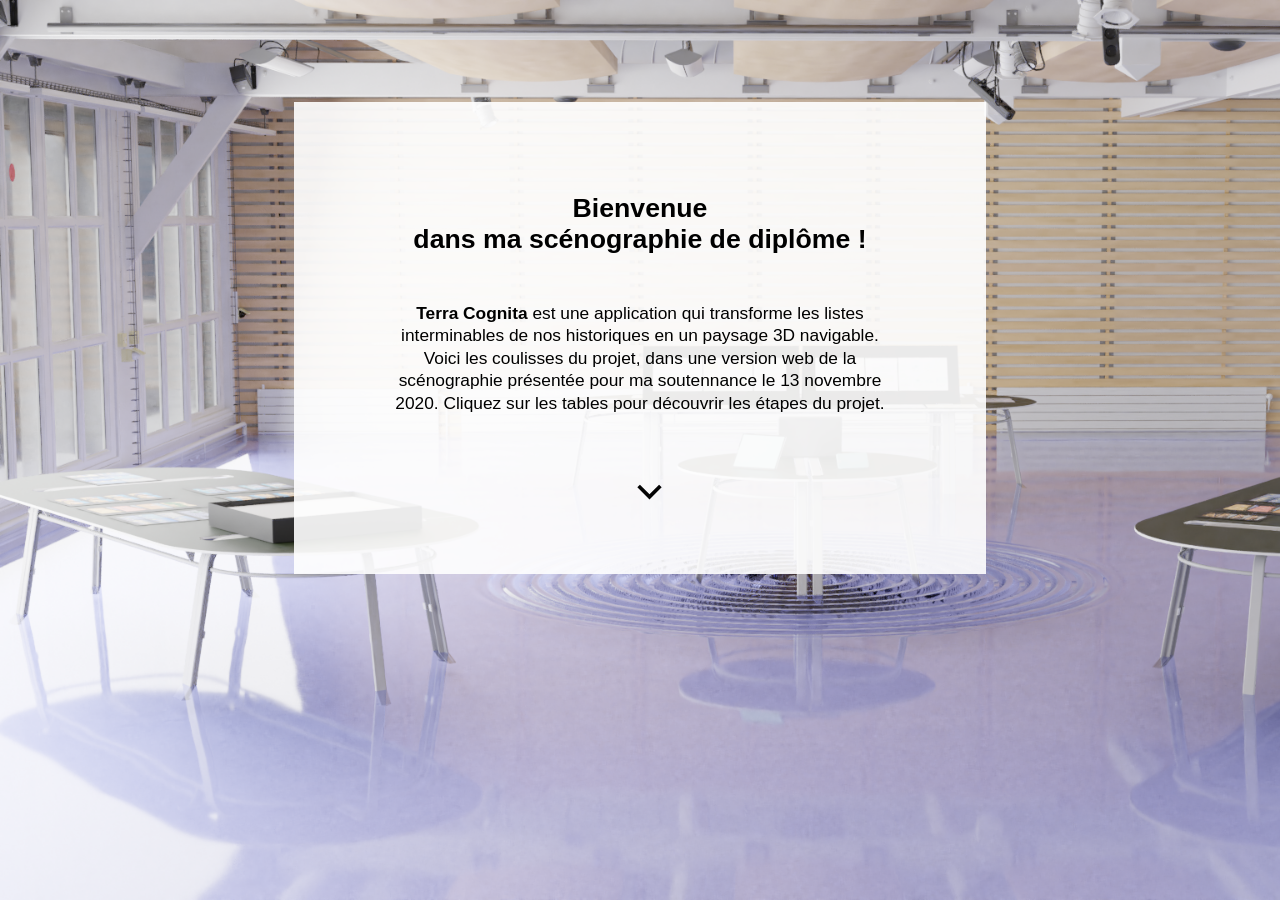
<file: index.html>
<!doctype html>
<html lang="fr" id="terraCognita-accueil">
	<head>
		<title>Terra Cognita</title>
		
		<meta charset="UTF-8">
		<meta name="ROBOTS" content="INDEX,FOLLOW">
		<meta name="keywords" content="terracognita, caroline, moureaux-nery">
		<meta name="viewport" content="initial-scale=1, user-scalable=no">
		<meta property="og:title" content="TerraCognita">
		
		<!-- Cascading Style Sheets -->
		<link rel="stylesheet" type="text/css" href="index.css">
	</head>
	
	<body onload=resize() onresize=resize()>

		<div class="banner">
			<a href="main.html"><img id="imageFond" class="img" src="IMAGES/sceno.png"></a>
		</div>

		<div class="popup">
			<p class="h1"><b>Bienvenue<br>dans ma scénographie de diplôme !</b></p>
			<p class="body"><b>Terra Cognita</b> est une application qui transforme les listes interminables de nos historiques en un paysage 3D navigable. Voici les coulisses du projet, dans une version web de la scénographie présentée pour ma soutennance le 13 novembre 2020. Cliquez sur les tables pour découvrir les étapes du projet.</p>
			<a href="main.html"><img id="chevron" src="IMAGES/chevron-bottom.svg"></a>
		</div>
		
		
		<script>
		    function resize() {
		    	var image = document.getElementById("imageFond");
		    	var w = image.offsetWidth/7;
		    	var h = image.offsetHeight/4;
		    }
	    </script>
	</body>
</file>
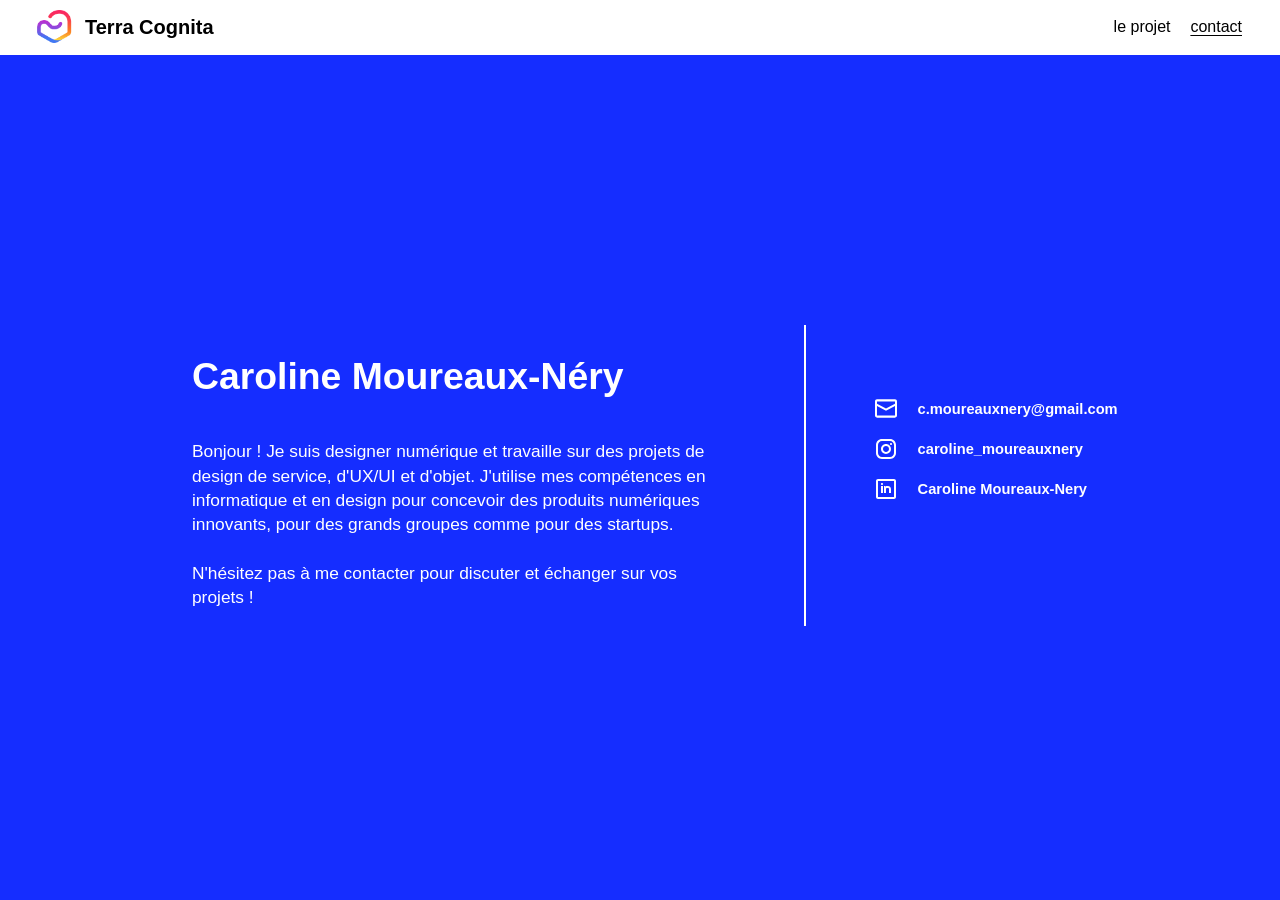
<file: contact.html>
<!doctype html>
<html lang="fr" id="terraCognita">
	<head>
		<title>Terra Cognita | Contact</title>
		
		<meta charset="UTF-8">
		<meta name="ROBOTS" content="INDEX,FOLLOW">
		<meta name="keywords" content="terracognita, caroline, moureaux-nery">
		<meta name="viewport" content="initial-scale=1, user-scalable=no">
		<meta property="og:title" content="TerraCognita">
		
		<!-- Cascading Style Sheets -->
		<link rel="stylesheet" type="text/css" href="contact.css"><!-- Pour tout le monde -->
	</head>
	
	<body>
		<div class="header">
			<img src="IMAGES/LogoTC.png" id="logo"><p id="TerraCognita"><a href="main.html"><b>Terra Cognita</b></a></p>
			<p id="projet"><a href="projet.html">le projet</a></p>
			<p id="contact">contact</p>
		</div>

		<div class="container">
			<div class="row">
				<div class="column1">
					<h1>Caroline Moureaux-Néry</h1>

					<p>Bonjour ! Je suis designer numérique et travaille sur des projets de design de service, d'UX/UI et d'objet. J'utilise mes compétences en informatique et en design pour concevoir des produits numériques innovants, pour des grands groupes comme pour des startups.<br><br>N'hésitez pas à me contacter pour discuter et échanger sur vos projets !</p>
				</div>

				<div class="column2">
				</div>

				<div class="column3">
					<div class="row">
						<img class="icon" src="IMAGES/mail.svg">
						<h2>c.moureauxnery@gmail.com</h2>
					</div>

					<div class="row">
						<img class="icon" src="IMAGES/instagram.svg">
						<a target="_blank" rel="noopener noreferrer" href="https://www.instagram.com/caroline_moureauxnery/?hl=fr"><h2>caroline_moureauxnery</h2></a>
					</div>

					<div class="row">
						<img class="icon" src="IMAGES/linkedin.svg">
						<a target="_blank" rel="noopener noreferrer"href="https://www.linkedin.com/in/caroline-moureaux-nery-662535b6"><h2>Caroline Moureaux-Nery</h2></a>
					</div>
				</div>
			</div>
		</div>
	</body>
</file>
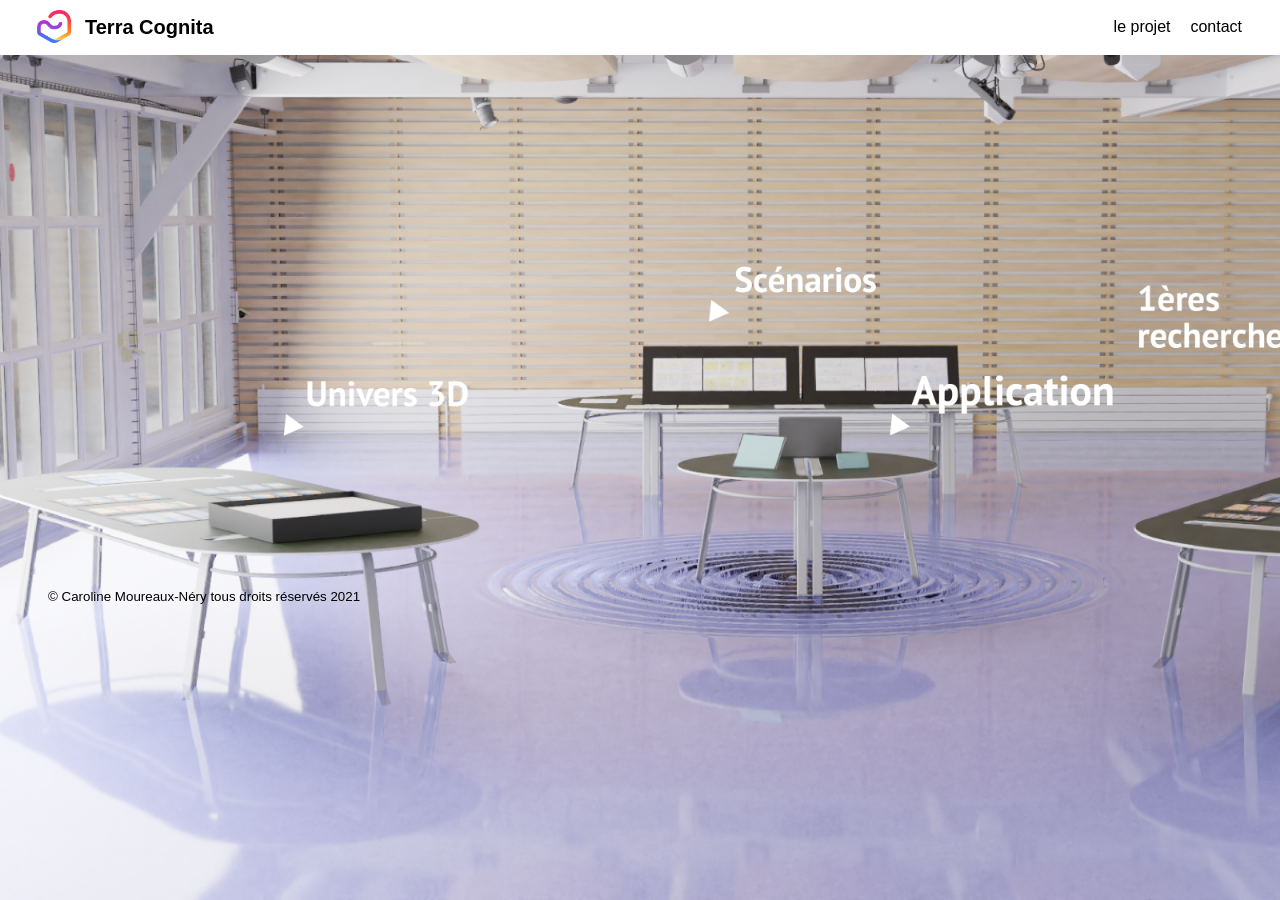
<file: main.html>
<!doctype html>
<html lang="fr" id="terraCognita">
	<head>
		<title>Terra Cognita</title>
		
		<meta charset="UTF-8">
		<meta name="ROBOTS" content="INDEX,FOLLOW">
		<meta name="keywords" content="terracognita, caroline, moureaux-nery">
		<meta name="viewport" content="initial-scale=1, user-scalable=no">
		<meta property="og:title" content="TerraCognita">
		
		<!-- Cascading Style Sheets -->
		<link rel="stylesheet" type="text/css" href="main.css"><!-- Pour tout le monde -->
	</head>
	
	<body onload=resize() onresize=resize()>
		<div class="header">
			<img src="IMAGES/LogoTC.png" id="logo"><p id="TerraCognita"><a href="index.html"><b>Terra Cognita</b></a></p>
			<a href="projet.html"><p id="projet">le projet</p></a>
			<a href="contact.html"><p id="contact">contact</p></a>
		</div>

		<div class="banner">
			<img id="imageFond" class="img" src="IMAGES/main.png">

			<div class="buttons">
				<a href="designSystem.html"><div class="button1" onmouseover="onHover(1);" onmouseout="offHover();"></div></a>
				<a href="scenarios.html"><div class="button2" onmouseover="onHover(2);" onmouseout="offHover();"></div></a>
				<a href="application.html"><div class="button3" onmouseover="onHover(3);" onmouseout="offHover();"></div></a>
				<a href="premices.html"><div class="button4" onmouseover="onHover(4);" onmouseout="offHover();"></div></a>
			</div>
		</div>

		<div class="footer">
			<p id="copyright">© Caroline Moureaux-Néry tous droits réservés 2021</p>
		</div>
		
		
		<script>
		    function resize() {
		    	var image = document.getElementById("imageFond");
		    	var div1 = document.getElementsByClassName("button1")[0];
		    	var div2 = document.getElementsByClassName("button2")[0];
		    	var div3 = document.getElementsByClassName("button3")[0];
		    	var div4 = document.getElementsByClassName("button4")[0];
		    	var w = image.offsetWidth/7;
		    	var h = image.offsetHeight/4;

		    	//Button 1
		    	div1.style.top=(2.1*h)+"px";
		    	div1.style.left="0";
		    	div1.style.height=(0.6*h)+"px";
		    	div1.style.width=2.1*w+"px";

		    	//Button 2
		    	div2.style.top=(1.4*h)+"px";
		    	div2.style.left=2.4*w+"px";
		    	div2.style.height=(0.4*h)+"px";
		    	div2.style.width=2.1*w+"px";

		    	//Button 3
		    	div3.style.top=(1.82*h)+"px";
		    	div3.style.left=2.95*w+"px";
		    	div3.style.height=(0.4*h)+"px";
		    	div3.style.width=1.15*w+"px";

		    	//Button 4
		    	div4.style.top=(2.05*h)+"px";
		    	div4.style.left=4.95*w+"px";
		    	div4.style.height=(0.6*h)+"px";
		    	div4.style.width=1.95*w+"px";
		    }
	    </script>

	    <script>
	    	var image = document.getElementById("imageFond");
			//On fait apparaître un cadre de sélection quand on passe au-dessus des tables
			function onHover(x) {
		        if(x==1){ image.src = 'IMAGES/main1.png';}
		        if(x==2){ image.src = 'IMAGES/main2.png';}
	        	if(x==3){ image.src = 'IMAGES/main3.png';}
		        if(x==4){ image.src = 'IMAGES/main4.png';}
		    }

		    function offHover() {
		        image.src = 'IMAGES/main.png';
		    }
	    </script>
	</body>
</file>
<file: index.css>
html, body {
  margin: 0;
  padding: 0;
  font-family: Helvetica;
}

.popup {
	position: absolute;
	width: 40%;
	padding: 7%;
	padding-top: 5%;
	padding-bottom: 5%;
	margin-left: 23%;
	margin-top: 8%;
	background-color: rgb(255, 255, 255, 0.9);
}

.body {
	padding-top: 20px;
	padding-bottom: 20px;
	font-size: 13pt;
	text-align: center;
	line-height: 1.3;
}

.h1 {
	font-size: 20pt;
	text-align: center;
}

#chevron {
	margin-left: 49%;
	margin-top: 25px;
}

#imageFond {
	position: absolute;
	object-fit: cover;
	margin: 0 auto;
	height: 100%;
	min-width: 100%;
	text-align: center;
	z-index: -1;
}

div {
	margin: 0;
	padding: 0;
}
</file>
<file: contact.css>
html, body {
  margin: 0;
  padding: 0;
  width: 100%;
  height: 100%;
  font-family: Helvetica;
  background-color: #152DFF;
  display: flex;
}


.header {
	position: absolute;
	height: 55px;
	width: 100%;
	background-color: white;
  	z-index: 1;
}

.container {
	padding: 14%;
	padding-top: 18%;
	margin: auto;
	margin-left: 1%;
}

.row {
	color: white;
	display: flex;
	font-size: 13pt;
}

.column1 {
	width: 64%;
	margin-right: 8%;
	line-height: 1.4;
}

.column2 {
	width: 8%;
	border-left: 2px solid white;	
}

.column3 {
	width: 25%;
	margin-top: 7%;
}


h1 {
	font-size: 28pt;
	margin-bottom: 28pt;
}

h2 {
	font-size: 11pt;
	color: white;
}

.icon {
	margin-right: 20px;
}


#logo {
  position: absolute;
  margin-top: 10px;
  margin-left: 30px;
  width: 48px;
  z-index: 1;
}

#TerraCognita {
	position: absolute;
	margin-left: 85px;
	margin-top: 16px;
	font-size: 15pt;
}

#projet {
	position: absolute;
	margin-left: 87%;
	font-size: 12pt;
	margin-top: 18px;
}

#contact {
	position: absolute;
	margin-left: 93%;
	font-size: 12pt;
	margin-top: 18px;
	text-decoration: underline;
	text-underline-offset: 3px;
}

div {
	margin: 0;
	padding: 0;
}

a {
	color: black;
	text-decoration: none;
}
</file>
<file: main.css>
html, body {
  margin: 0;
  padding: 0;
  width: 100%;
  font-family: Helvetica;
  overflow: hidden;
}


.footer {
	position: absolute;
	margin-top: 45%;
	margin-left: 48px;
	font-size: 10pt;
}

.body {
	padding-top: 20px;
	padding-bottom: 20px;
	font-size: 13pt;
	text-align: center;
}

.h1 {
	font-size: 20pt;
	text-align: center;
}



.header {
	position: absolute;
	height: 55px;
	width: 100%;
	background-color: white;
  	z-index: 1;
}

#logo {
  position: absolute;
  margin-top: 10px;
  margin-left: 30px;
  width: 48px;
  z-index: 1;
}

#TerraCognita {
	position: absolute;
	margin-left: 85px;
	margin-top: 16px;
	font-size: 15pt;
}

#projet {
	position: absolute;
	margin-left: 87%;
	font-size: 12pt;
	margin-top: 18px;
}

#contact {
	position: absolute;
	margin-left: 93%;
	font-size: 12pt;
	margin-top: 18px;
}

#imageFond {
	display: inline-block;
	position: absolute;
	object-fit: cover;
	margin: 0 auto;
	height: 100%;
	min-width: 100%;
	text-align: center;
}

#info{
	display: block;
	width: 40px;
	margin-right: 32px;
	z-index: 1;
}

div {
	margin: 0;
	padding: 0;
}

.button1
{
	position: absolute;
	z-index: 1;
}

.button2
{
	position: absolute;
	z-index: 1;
}

.button3
{
	position: absolute;
	z-index: 1;
	left: 42.5%;
	top: 46%;
	width: 16vw;
	height: 5vw;
}

.button4
{
	position: absolute;
	z-index: 1;
	left: 71%;
	top: 52%;
	width: 27vw;
	height: 7vw;
}

a {
	color: black;
	text-decoration: none;
}
</file>
